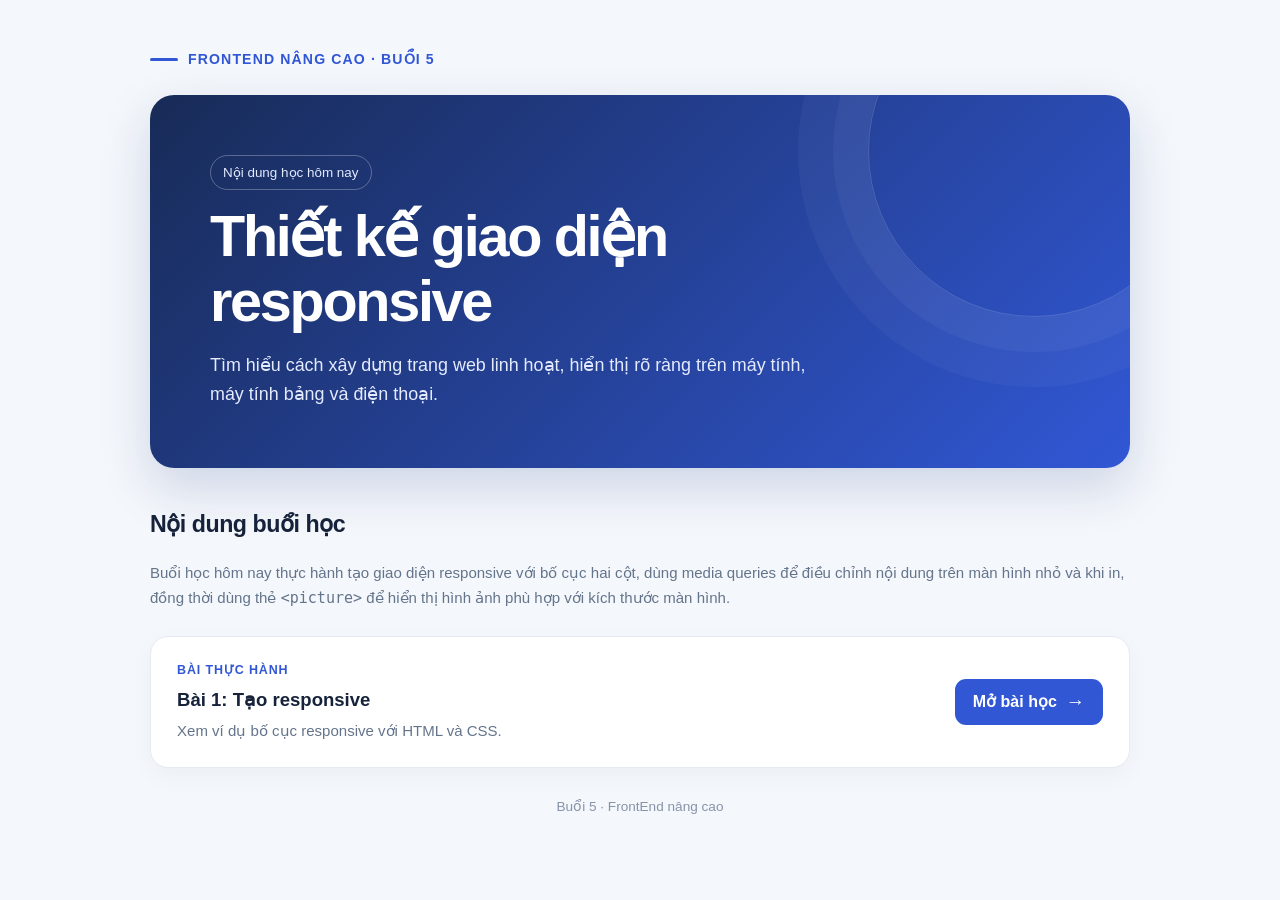
<file: Bài tuần 5/Index.html>
﻿<!DOCTYPE html>
<html lang="vi">
<head>
  <meta charset="UTF-8">
  <meta name="viewport" content="width=device-width, initial-scale=1.0">
  <meta name="theme-color" content="#f4f7fb">
  <title>Buổi 5 | FrontEnd nâng cao</title>
  <style>
    :root {
      color-scheme: light;
      --ink: #17233b;
      --muted: #64748b;
      --blue: #3157d5;
      --blue-dark: #2444b2;
      --line: #e5eaf3;
      --surface: #ffffff;
      --background: #f4f7fb;
    }

    * { box-sizing: border-box; }

    body {
      margin: 0;
      min-height: 100vh;
      background: var(--background);
      color: var(--ink);
      font-family: "Segoe UI", Arial, sans-serif;
      line-height: 1.6;
    }

    .page {
      width: min(100% - 40px, 980px);
      margin: 0 auto;
      padding: 48px 0 56px;
    }

    .topline {
      display: flex;
      align-items: center;
      gap: 10px;
      margin-bottom: 24px;
      color: var(--blue);
      font-size: 0.88rem;
      font-weight: 700;
      letter-spacing: 0.08em;
      text-transform: uppercase;
    }

    .topline::before {
      width: 28px;
      height: 3px;
      border-radius: 99px;
      background: var(--blue);
      content: "";
    }

    .hero {
      position: relative;
      overflow: hidden;
      padding: clamp(28px, 6vw, 60px);
      border-radius: 24px;
      background: linear-gradient(135deg, #182b57, #3157d5);
      color: #fff;
      box-shadow: 0 20px 50px rgba(35, 62, 133, 0.18);
    }

    .hero::after {
      position: absolute;
      top: -110px;
      right: -70px;
      width: 330px;
      height: 330px;
      border: 1px solid rgba(255, 255, 255, 0.16);
      border-radius: 50%;
      box-shadow: 0 0 0 35px rgba(255,255,255,.04), 0 0 0 70px rgba(255,255,255,.035);
      content: "";
      pointer-events: none;
    }

    .hero-content { position: relative; z-index: 1; max-width: 680px; }

    .eyebrow {
      display: inline-block;
      margin-bottom: 14px;
      padding: 6px 12px;
      border: 1px solid rgba(255,255,255,.28);
      border-radius: 99px;
      color: #e2eaff;
      font-size: 0.84rem;
    }

    h1 {
      margin: 0;
      font-size: clamp(2.1rem, 6vw, 3.6rem);
      letter-spacing: -0.04em;
      line-height: 1.12;
    }

    .intro {
      max-width: 620px;
      margin: 18px 0 0;
      color: #e5ebff;
      font-size: clamp(1rem, 2vw, 1.12rem);
    }

    .section-heading { margin: 38px 0 18px; }
    .section-heading h2 { margin: 0; font-size: 1.45rem; letter-spacing: -0.02em; }
    .section-heading p { margin: 5px 0 0; color: var(--muted); }

    .topics {
      display: grid;
      grid-template-columns: repeat(3, minmax(0, 1fr));
      gap: 16px;
    }

    .topic {
      min-height: 155px;
      padding: 22px;
      border: 1px solid var(--line);
      border-radius: 16px;
      background: var(--surface);
    }

    .topic-number {
      display: inline-grid;
      width: 34px;
      height: 34px;
      margin-bottom: 14px;
      place-items: center;
      border-radius: 10px;
      background: #edf2ff;
      color: var(--blue);
      font-size: 0.85rem;
      font-weight: 700;
    }

    .topic h3 { margin: 0 0 6px; font-size: 1rem; }
    .topic p { margin: 0; color: var(--muted); font-size: 0.92rem; }

    .lesson {
      display: flex;
      align-items: center;
      justify-content: space-between;
      gap: 24px;
      margin-top: 26px;
      padding: 24px 26px;
      border: 1px solid var(--line);
      border-radius: 18px;
      background: var(--surface);
      box-shadow: 0 8px 24px rgba(31, 51, 88, 0.04);
    }

    .lesson-label {
      margin: 0 0 4px;
      color: var(--blue);
      font-size: 0.78rem;
      font-weight: 700;
      letter-spacing: 0.07em;
      text-transform: uppercase;
    }

    .lesson h2 { margin: 0; font-size: 1.16rem; }
    .lesson-description { margin: 5px 0 0; color: var(--muted); font-size: 0.94rem; }

    .button {
      display: inline-flex;
      flex: 0 0 auto;
      align-items: center;
      justify-content: center;
      gap: 9px;
      min-height: 46px;
      padding: 0 18px;
      border-radius: 11px;
      background: var(--blue);
      color: #fff;
      font-weight: 700;
      text-decoration: none;
      transition: background .2s ease, transform .2s ease;
    }

    .button:hover { background: var(--blue-dark); transform: translateY(-1px); }
    .button:focus-visible { outline: 3px solid #9eb4ff; outline-offset: 3px; }
    .button span { font-size: 1.2rem; line-height: 1; }

    footer { margin-top: 28px; color: #8793a8; font-size: 0.85rem; text-align: center; }

    @media (max-width: 700px) {
      .page { width: min(100% - 28px, 560px); padding-top: 28px; }
      .topics { grid-template-columns: 1fr; gap: 12px; }
      .topic { min-height: 0; }
      .lesson { align-items: stretch; flex-direction: column; padding: 22px; }
      .button { width: 100%; }
    }

    @media (prefers-reduced-motion: reduce) {
      *, *::before, *::after { scroll-behavior: auto !important; transition-duration: .01ms !important; }
    }
  </style>
</head>
<body>
  <main class="page">
    <div class="topline">FrontEnd nâng cao · Buổi 5</div>

    <section class="hero" aria-labelledby="page-title">
      <div class="hero-content">
        <span class="eyebrow">Nội dung học hôm nay</span>
        <h1 id="page-title">Thiết kế giao diện responsive</h1>
        <p class="intro">Tìm hiểu cách xây dựng trang web linh hoạt, hiển thị rõ ràng trên máy tính, máy tính bảng và điện thoại.</p>
      </div>
    </section>

    <section aria-labelledby="topics-title">
      <div class="section-heading">
        <h2 id="topics-title">Nội dung buổi học</h2>
      </div>
      <p class="lesson-description">Buổi học hôm nay thực hành tạo giao diện responsive với bố cục hai cột, dùng media queries để điều chỉnh nội dung trên màn hình nhỏ và khi in, đồng thời dùng thẻ <code>&lt;picture&gt;</code> để hiển thị hình ảnh phù hợp với kích thước màn hình.</p>
    </section>

    <section class="lesson" aria-labelledby="lesson-title">
      <div>
        <p class="lesson-label">Bài thực hành</p>
        <h2 id="lesson-title">Bài 1: Tạo responsive</h2>
        <p class="lesson-description">Xem ví dụ bố cục responsive với HTML và CSS.</p>
      </div>
      <a class="button" href="FrontEnd%20N%C3%A2ng%20cao/Bai%201.html">
        Mở bài học <span aria-hidden="true">→</span>
      </a>
    </section>

    <footer>Buổi 5 · FrontEnd nâng cao</footer>
  </main>
</body>
</html>
</file>
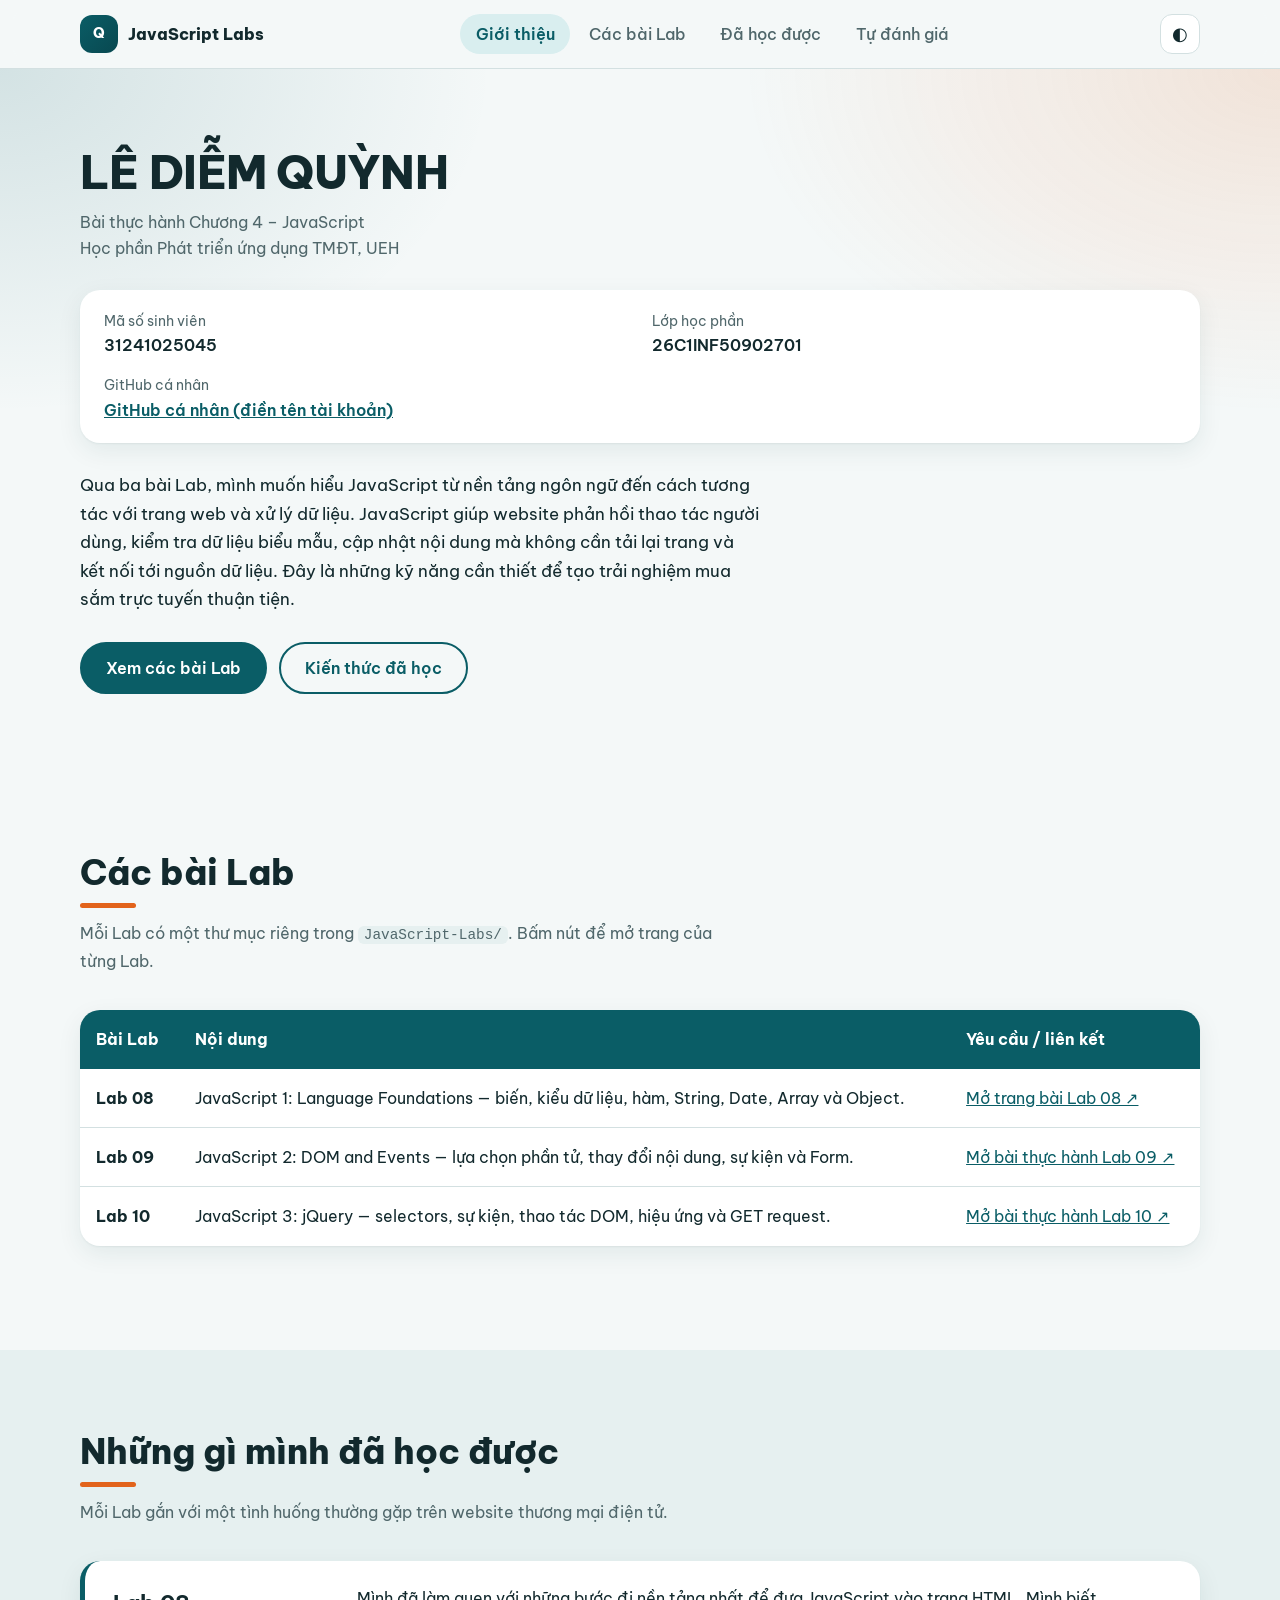
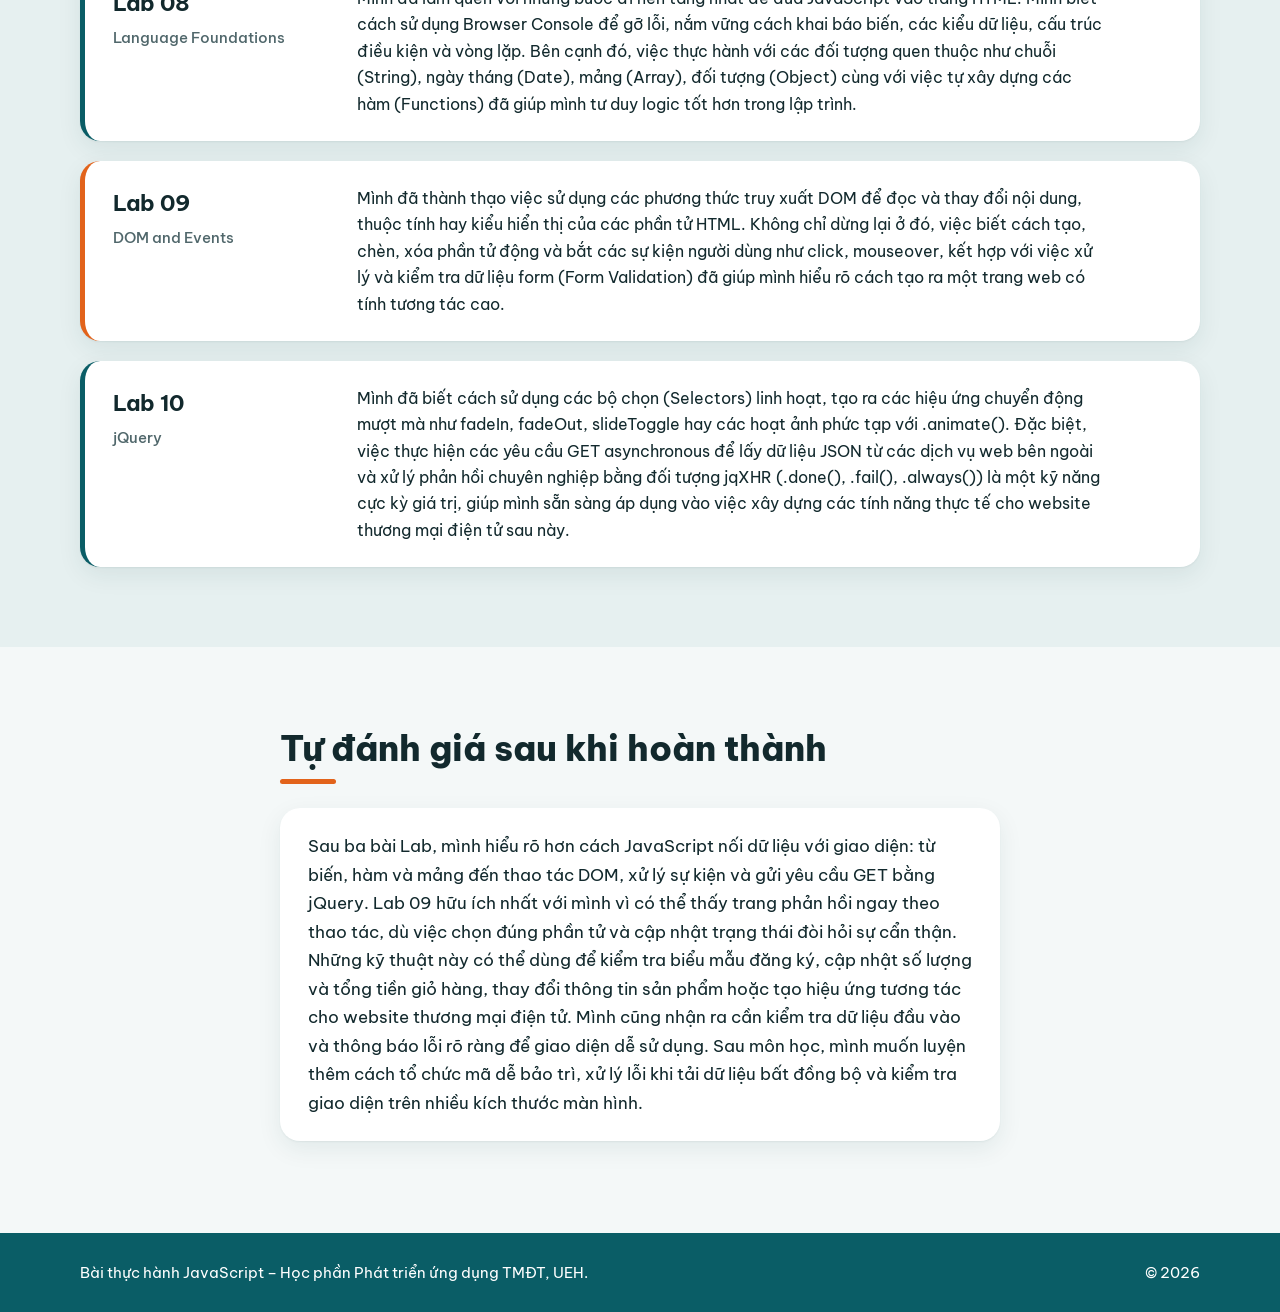
<file: JavaScript-Labs/index.html>
<!DOCTYPE html>
<html lang="vi">
<head>
  <meta charset="UTF-8">
  <meta name="viewport" content="width=device-width, initial-scale=1">
  <title>JavaScript Labs – Phát triển ứng dụng TMĐT</title>
  <meta name="description" content="Trang tổng hợp 03 bài thực hành JavaScript: Language Foundations, DOM and Events, jQuery.">

  <link rel="preconnect" href="https://fonts.googleapis.com">
  <link rel="preconnect" href="https://fonts.gstatic.com" crossorigin>
  <link href="https://fonts.googleapis.com/css2?family=Be+Vietnam+Pro:wght@400;500;600;800&display=swap" rel="stylesheet">
  <link rel="stylesheet" href="style.css">

</head>
<body>

<a class="skip-link" href="#main">Bỏ qua điều hướng</a>

<header class="site-header">
  <div class="wrap header-inner">
    <a class="brand" href="#top" aria-label="Về đầu trang">
      <span class="brand-mark">Q</span>
      <span class="brand-text">JavaScript Labs</span>
    </a>

    <nav id="site-nav" class="site-nav" aria-label="Điều hướng chính">
      <a href="#gioi-thieu">Giới thiệu</a>
      <a href="#labs">Các bài Lab</a>
      <a href="#da-hoc">Đã học được</a>
      <a href="#tu-danh-gia">Tự đánh giá</a>
    </nav>

    <div class="header-actions">
      <button id="theme-toggle" class="icon-btn" type="button" aria-label="Chuyển giao diện sáng/tối">
        <span aria-hidden="true">◐</span>
      </button>
      <button id="menu-toggle" class="icon-btn menu-btn" type="button" aria-expanded="false" aria-controls="site-nav" aria-label="Mở menu">
        <span aria-hidden="true">☰</span>
      </button>
    </div>
  </div>
</header>

<main id="main">

  <!-- ====================== HERO + 3.1 THÔNG TIN CÁ NHÂN + 3.2 GIỚI THIỆU ====================== -->
  <section id="top" class="hero">
    <div class="wrap hero-grid" style="grid-template-columns: minmax(0, 1fr)">

      <div class="hero-text" id="gioi-thieu">
        <div class="profile">
          <div>
            <h1>LÊ DIỄM QUỲNH</h1>
            <p class="course">Bài thực hành Chương 4 – JavaScript<br>Học phần Phát triển ứng dụng TMĐT, UEH</p>
          </div>
        </div>

        <dl class="facts">
          <div>
            <dt>Mã số sinh viên</dt>
            <dd>31241025045</dd>
          </div>
          <div>
            <dt>Lớp học phần</dt>
            <dd>26C1INF50902701</dd>
          </div>
          <div>
            <dt>GitHub cá nhân</dt>
            <dd><a href="https://github.com/quynhle5045/TUAN3-BTVN/tree/main/JavaScript-Labs" target="_blank" rel="noopener">GitHub cá nhân (điền tên tài khoản)</a></dd>
          </div>
        </dl>
        <p class="intro">Qua ba bài Lab, mình muốn hiểu JavaScript từ nền tảng ngôn ngữ đến cách tương tác với trang web và xử lý dữ liệu. JavaScript giúp website phản hồi thao tác người dùng, kiểm tra dữ liệu biểu mẫu, cập nhật nội dung mà không cần tải lại trang và kết nối tới nguồn dữ liệu. Đây là những kỹ năng cần thiết để tạo trải nghiệm mua sắm trực tuyến thuận tiện.</p>

        <div class="hero-cta">
          <a class="btn btn-primary" href="#labs">Xem các bài Lab</a>
          <a class="btn btn-ghost" href="#da-hoc">Kiến thức đã học</a>
        </div>
      </div>

    </div>
  </section>

  <!-- ====================== 3.3 DANH SÁCH VÀ LIÊN KẾT CÁC BÀI LAB ====================== -->
  <section id="labs" class="section">
    <div class="wrap">
      <h2 class="section-title">Các bài Lab</h2>
      <p class="section-lead">Mỗi Lab có một thư mục riêng trong <code>JavaScript-Labs/</code>. Bấm nút để mở trang của từng Lab.</p>

      <div style="overflow-x:auto;background:var(--surface);border-radius:var(--radius);box-shadow:var(--shadow);margin-bottom:1.5rem">
        <table style="width:100%;border-collapse:collapse;text-align:left">
          <thead><tr style="background:var(--teal);color:var(--on-teal)"><th style="padding:1rem">Bài Lab</th><th style="padding:1rem">Nội dung</th><th style="padding:1rem">Yêu cầu / liên kết</th></tr></thead>
          <tbody>
            <tr><td style="padding:1rem;border-bottom:1px solid var(--line)"><strong>Lab 08</strong></td><td style="padding:1rem;border-bottom:1px solid var(--line)">JavaScript 1: Language Foundations — biến, kiểu dữ liệu, hàm, String, Date, Array và Object.</td><td style="padding:1rem;border-bottom:1px solid var(--line)"><a href="JavaScript%201%20Language%20Foundations/ch08-lab-start-master/exercise.html">Mở trang bài Lab 08 ↗</a></td></tr>
            <tr><td style="padding:1rem;border-bottom:1px solid var(--line)"><strong>Lab 09</strong></td><td style="padding:1rem;border-bottom:1px solid var(--line)">JavaScript 2: DOM and Events — lựa chọn phần tử, thay đổi nội dung, sự kiện và Form.</td><td style="padding:1rem;border-bottom:1px solid var(--line)"><a href="JavaScript%202%20DOM%20and%20Events/ch09-lab-start-master/lab09-walkthrough01.html">Mở bài thực hành Lab 09 ↗</a></td></tr>
            <tr><td style="padding:1rem"><strong>Lab 10</strong></td><td style="padding:1rem">JavaScript 3: jQuery — selectors, sự kiện, thao tác DOM, hiệu ứng và GET request.</td><td style="padding:1rem"><a href="JavaScript%203%20jQuery/ch10-lab-start-master/lab10-walkthrough01.html">Mở bài thực hành Lab 10 ↗</a></td></tr>
          </tbody>
        </table>
      </div>

    </div>
  </section>

  <!-- ====================== 3.4 KIẾN THỨC VÀ KỸ NĂNG ĐÃ HỌC ====================== -->
  <section id="da-hoc" class="section section-alt">
    <div class="wrap">
      <h2 class="section-title">Những gì mình đã học được</h2>
      <p class="section-lead">Mỗi Lab gắn với một tình huống thường gặp trên website thương mại điện tử.</p>

      <div class="learned">

        <div class="learned-row">
          <h3>Lab 08<span>Language Foundations</span></h3>
          <div>
            <p>Mình đã làm quen với những bước đi nền tảng nhất để đưa JavaScript vào trang HTML. Mình biết cách sử dụng Browser Console để gỡ lỗi, nắm vững cách khai báo biến, các kiểu dữ liệu, cấu trúc điều kiện và vòng lặp. Bên cạnh đó, việc thực hành với các đối tượng quen thuộc như chuỗi (String), ngày tháng (Date), mảng (Array), đối tượng (Object) cùng với việc tự xây dựng các hàm (Functions) đã giúp mình tư duy logic tốt hơn trong lập trình.</p>
          </div>
        </div>

        <div class="learned-row">
          <h3>Lab 09<span>DOM and Events</span></h3>
          <div>
            <p>Mình đã thành thạo việc sử dụng các phương thức truy xuất DOM để đọc và thay đổi nội dung, thuộc tính hay kiểu hiển thị của các phần tử HTML. Không chỉ dừng lại ở đó, việc biết cách tạo, chèn, xóa phần tử động và bắt các sự kiện người dùng như click, mouseover, kết hợp với việc xử lý và kiểm tra dữ liệu form (Form Validation) đã giúp mình hiểu rõ cách tạo ra một trang web có tính tương tác cao.</p>
          </div>
        </div>

        <div class="learned-row">
          <h3>Lab 10<span>jQuery</span></h3>
          <div>
            <p>Mình đã biết cách sử dụng các bộ chọn (Selectors) linh hoạt, tạo ra các hiệu ứng chuyển động mượt mà như fadeIn, fadeOut, slideToggle hay các hoạt ảnh phức tạp với .animate(). Đặc biệt, việc thực hiện các yêu cầu GET asynchronous để lấy dữ liệu JSON từ các dịch vụ web bên ngoài và xử lý phản hồi chuyên nghiệp bằng đối tượng jqXHR (.done(), .fail(), .always()) là một kỹ năng cực kỳ giá trị, giúp mình sẵn sàng áp dụng vào việc xây dựng các tính năng thực tế cho website thương mại điện tử sau này.</p>
          </div>
        </div>

      </div>
    </div>
  </section>

  <!-- ====================== 3.5 TỰ ĐÁNH GIÁ ====================== -->
  <section id="tu-danh-gia" class="section">
    <div class="wrap narrow">
      <h2 class="section-title">Tự đánh giá sau khi hoàn thành</h2>

      <p id="review-text" class="review">Sau ba bài Lab, mình hiểu rõ hơn cách JavaScript nối dữ liệu với giao diện: từ biến, hàm và mảng đến thao tác DOM, xử lý sự kiện và gửi yêu cầu GET bằng jQuery. Lab 09 hữu ích nhất với mình vì có thể thấy trang phản hồi ngay theo thao tác, dù việc chọn đúng phần tử và cập nhật trạng thái đòi hỏi sự cẩn thận. Những kỹ thuật này có thể dùng để kiểm tra biểu mẫu đăng ký, cập nhật số lượng và tổng tiền giỏ hàng, thay đổi thông tin sản phẩm hoặc tạo hiệu ứng tương tác cho website thương mại điện tử. Mình cũng nhận ra cần kiểm tra dữ liệu đầu vào và thông báo lỗi rõ ràng để giao diện dễ sử dụng. Sau môn học, mình muốn luyện thêm cách tổ chức mã dễ bảo trì, xử lý lỗi khi tải dữ liệu bất đồng bộ và kiểm tra giao diện trên nhiều kích thước màn hình.</p>
    </div>
  </section>

</main>

<footer class="site-footer">
  <div class="wrap footer-inner">
    <p>Bài thực hành JavaScript – Học phần Phát triển ứng dụng TMĐT, UEH.</p>
    <p>© <span id="year"></p>
  </div>
</footer>

<script src="main.js"></script>
</body>
</html>
</file>
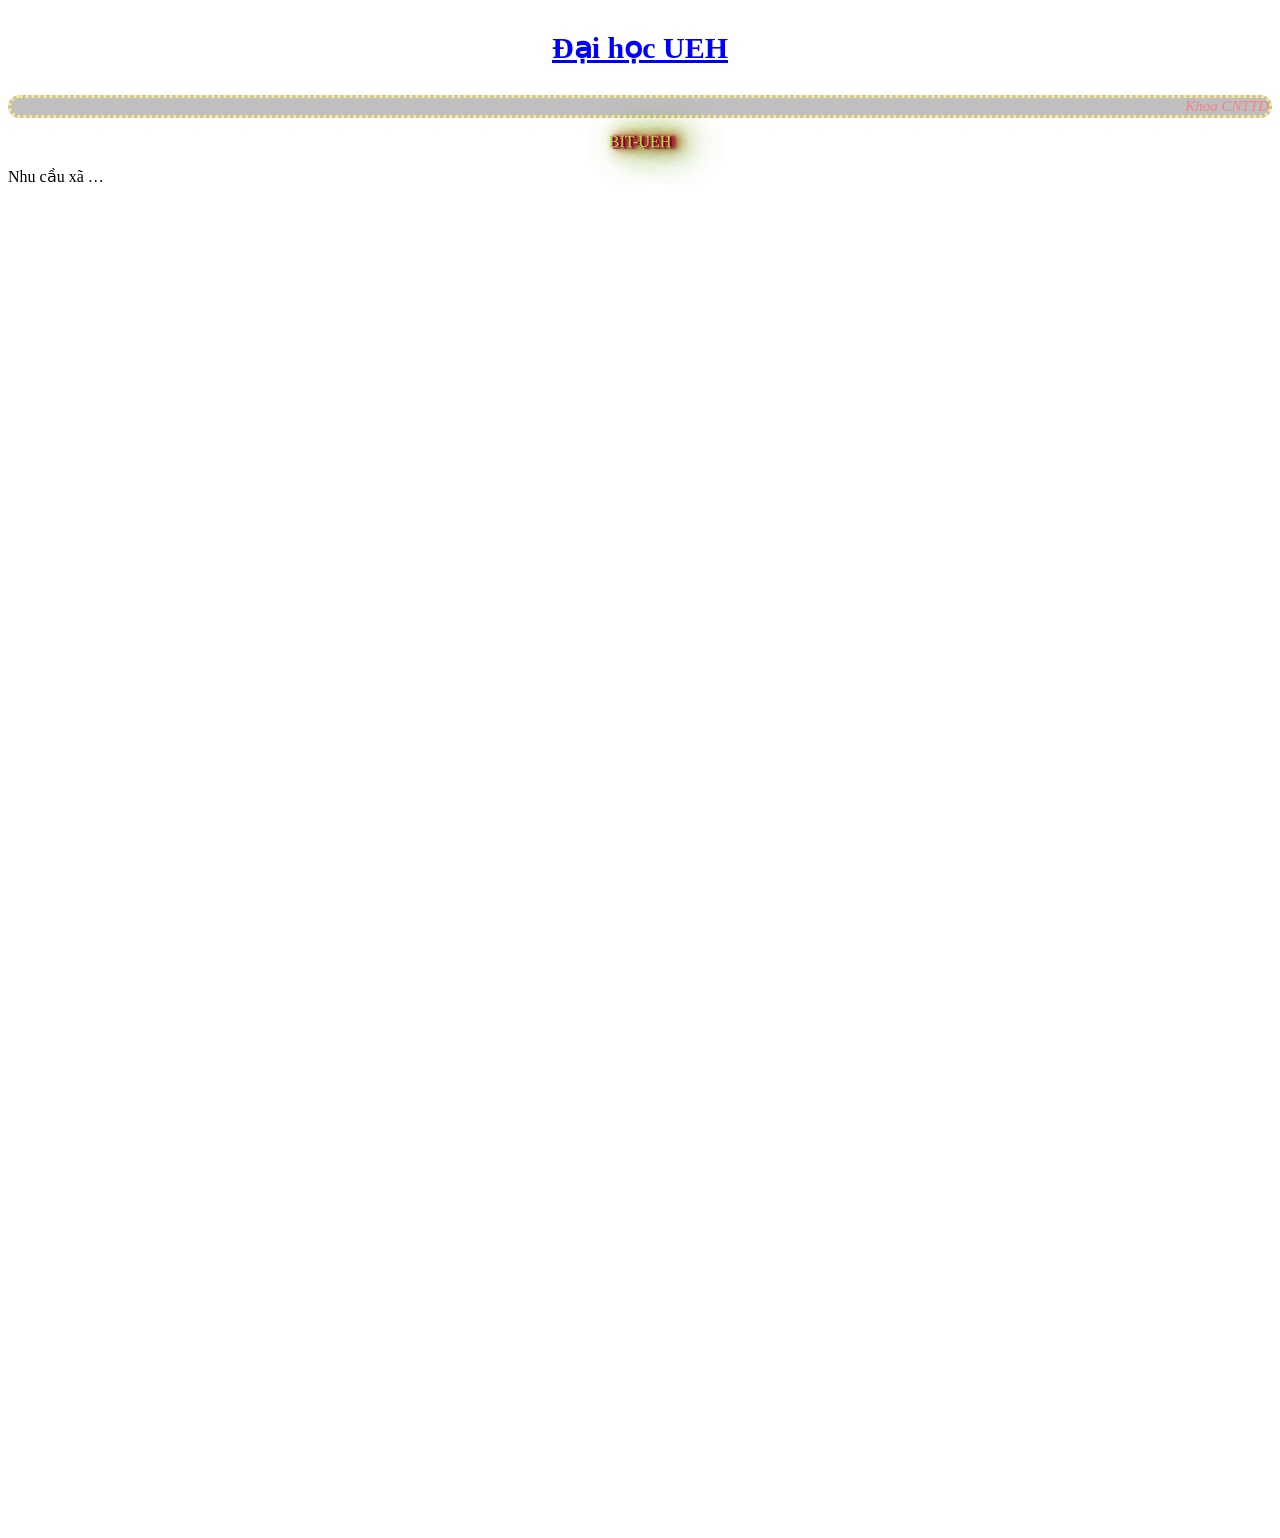
<file: BaiTap2.html>
<!DOCTYPE html>
<html lang="en">
<head>
    <meta charset="UTF-8">
    <meta name="viewport" content="width=device-width, initial-scale=1.0">
    <title>Bài tập 2</title>

    <style>
        body{
            min-height:1500px;   /* để có thanh cuộn, thấy nền cố định */
            background-image:url(https://scontent.fsgn2-4.fna.fbcdn.net/v/t39.30808-6/358689356_712772674194748_4833614343900488702_n.jpg?stp=dst-jpg_tt6&cstp=mx960x960&ctp=s960x960&_nc_cat=106&_nc_map=urlgen_bucketless&ccb=1-7&_nc_sid=6ee11a&_nc_ohc=VaQ4ExEF__oQ7kNvwGJl1vj&_nc_oc=AdqrZZNTJCvoq8BWHvyluvCJk_N5rg4Ln1vhMt_lKSuaURzEx03gJut-bis9C0o2XJg&_nc_zt=23&_nc_ht=scontent.fsgn2-4.fna&_nc_gid=BWJvr0MmL1eKMu0qamoAfg&_nc_ss=7b2a8&oh=00_AQSTGl9f6QEbiIhtz7wP8VNP3Aye-Aw5Xy1F0D8bF_mbcg&oe=6AF7C65C);
            background-size:30px;
            background-repeat:repeat;
            background-attachment:fixed;      
        }
    .a{
        color: blue;
        text-align: center;
        font-weight: bold;
        text-decoration: underline;
        font-size: 30px;
    }
    .b{
        color: red;
        text-align: right;
        font-style: italic;
        border: 3px dotted gold;
        border-radius: 30px;
        background-color: grey;
        font-size: 15px;
        opacity: 0.5; /* độ mờ */

    }
    .c{
        width:100px; 
        height:50px; 
        background:#fff;
        overflow:hidden; 
        text-overflow:ellipsis; 
        white-space:nowrap; }

    #demotext {
    color: #A7DD3C;
    background: #FFFFFF;
    text-shadow: 2px 0 0px #800040, 3px 2px 0px rgba(77,0,38,0.5), 3px 0 3px #FF002B, 5px 0 3px #800015, 6px 2px 3px rgba(77,0,13,0.5), 6px 0 9px #FF5500, 8px 0 9px #802A00, 9px 2px 9px rgba(77,25,0,0.5), 9px 0 18px #FFD500, 11px 0 18px #806A00, 12px 2px 18px rgba(77,66,0,0.5), 12px 0 30px #D4FF00, 14px 0 30px #6A8000, 15px 2px 30px rgba(64,77,0,0.5), 15px 0 45px #80FF00, 17px 0 45px #408000, 17px 2px 45px rgba(38,77,0,0.5);
    color: #A7DD3C;
    background: #FFFFFF;
    text-align: center;
    }
    </style>
</head>
<body>
<p class="a">Đại học UEH</p>
<p class="b">Khoa CNTTD</p>
<div id="demotext">BIT-UEH</div>
<p class="c">Nhu cầu xã hội Ngành Thương mại điện tử (TMĐT) tại Việt Nam hiện nay đang có những bước tăng trưởng mạnh mẽ và ngày càng đóng góp nhiều hơn cho sự phát triển kinh tế xã hội của đất nước. Thị trường TMĐT Việt Nam đã trở nên sôi động hơn khi có nhiều</p>
</body>
</html>
</file>
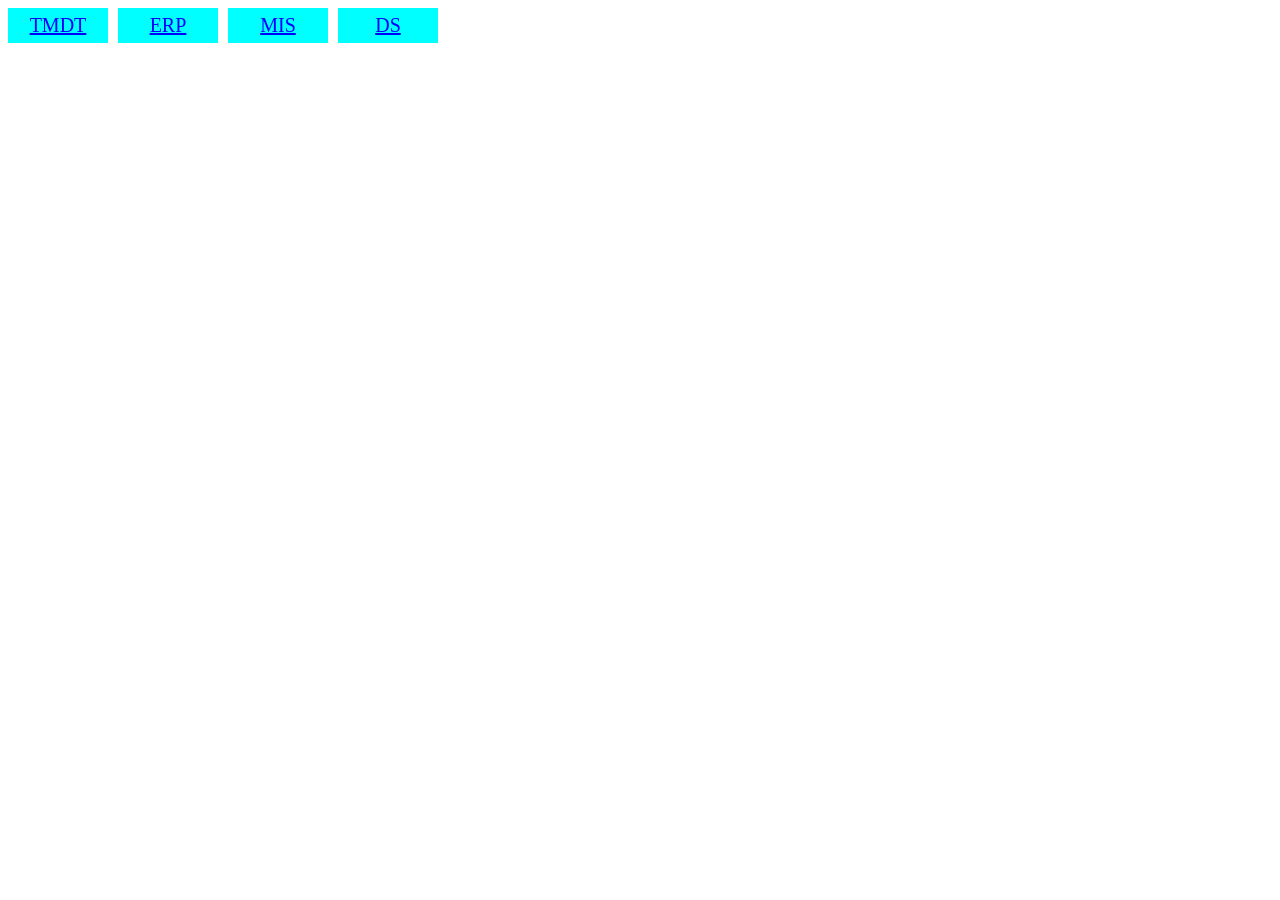
<file: BaiTap4.html>
<!DOCTYPE html>
<html lang="en">
<head>
    <meta charset="UTF-8">
    <meta name="viewport" content="width=device-width, initial-scale=1.0">
    <title>Bài tập 4</title>
</head>
<style>
    ul{ list-style:none; margin:0; padding:0; }
    li{ display:inline-block; width:100px; background:cyan;
        text-align:center; margin-right:6px; }
    a{ display:block; padding:6px 0; font-size:20px; color:blue; }
</style>
<body>
    <ul>
    <li><a href="#">TMDT</a></li>
    <li><a href="#">ERP</a></li>
    <li><a href="#">MIS</a></li>
    <li><a href="#">DS</a></li>
    </ul>
</body>
</html>
</file>
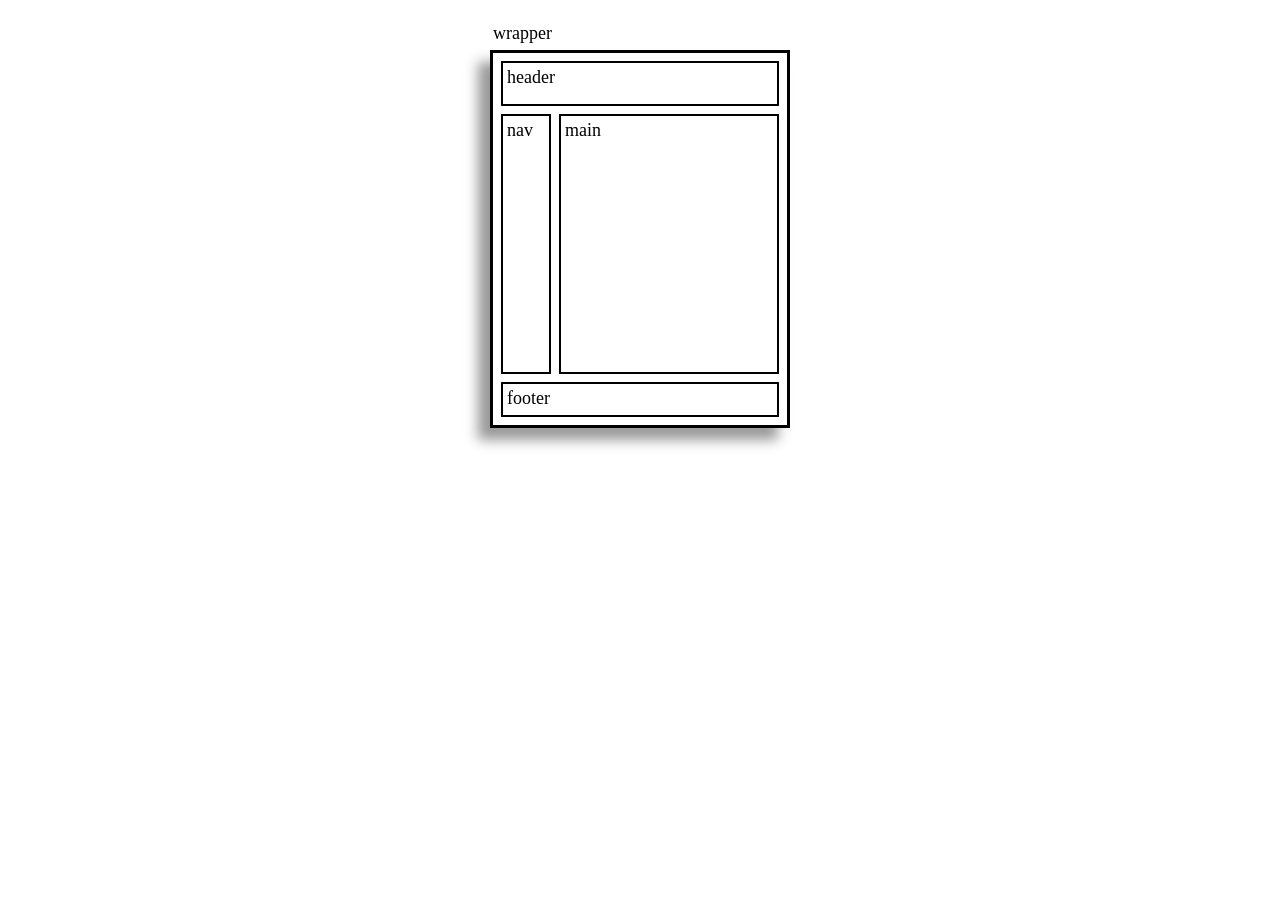
<file: BaiTap7.html>
<!DOCTYPE html>
<html lang="en">
<head>
    <meta charset="UTF-8">
    <meta name="viewport" content="width=device-width, initial-scale=1.0">
    <title>Bài tập 7</title>
    <link rel="stylesheet" href="BaiTap7.css">
</head>
<body>
    <div id="wrapper">
        <header>header</header>
        <nav>nav</nav>
        <main>main</main>
        <footer>footer</footer>
    </div>
</body>
</html>
</file>
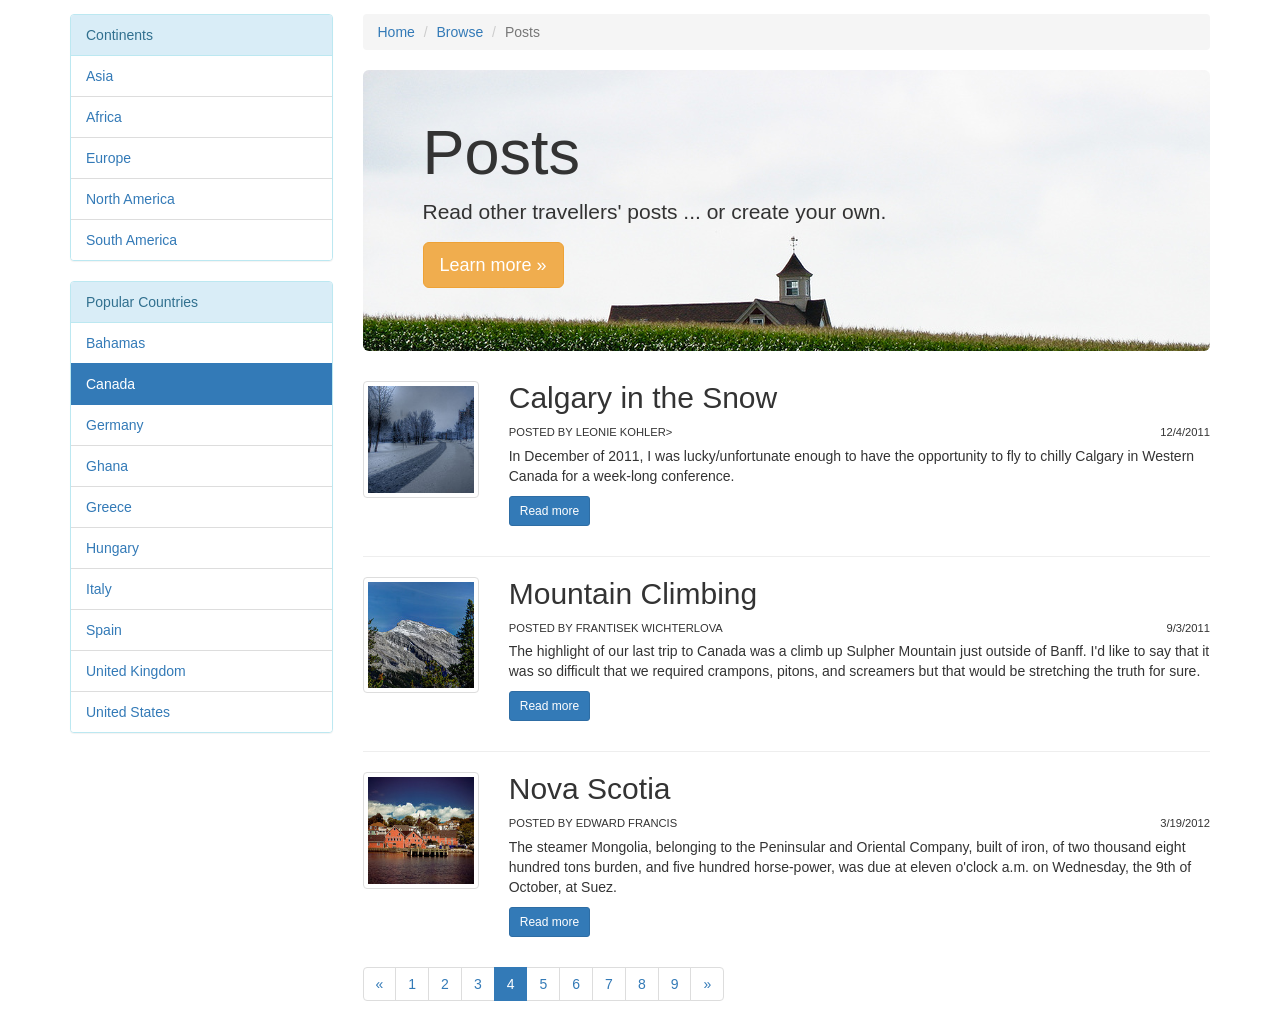
<file: JavaScript-Labs/JavaScript 1 Language Foundations/ch08-lab-start-master/exercise.html>
<!DOCTYPE html>
<html lang="en">
<head>
    <meta charset="utf-8"/>  
	
    <!-- Latest compiled and minified CSS -->
    <link rel="stylesheet" href="https://maxcdn.bootstrapcdn.com/bootstrap/3.3.5/css/bootstrap.min.css">
    <link rel="stylesheet" href="css/theme.css">    
    
    <script type="text/javascript" language="javascript" src="js/travel-data.js"></script>    
</head>
<body>
    

   
<div class="container">  <!-- start main content container -->
   <div class="row">  <!-- start main content row -->
      <div class="col-md-3">  <!-- start left navigation rail column -->   
      
         <div class="panel panel-info">
           <div class="panel-heading">Continents</div>
           <!-- replace list with function call -->
           <ul class="list-group">     
              <li class="list-group-item"><a href="#">Asia</a></li>
              <li class="list-group-item"><a href="#">Africa</a></li>
              <li class="list-group-item"><a href="#">Europe</a></li>
              <li class="list-group-item"><a href="#">North America</a></li>
              <li class="list-group-item"><a href="#">South America</a></li>    
           </ul>
         </div>  <!-- end continents panel -->  
         <div class="panel panel-info">
           <div class="panel-heading">Popular Countries</div>
           <!-- replace list with function call --> 
           <ul class="list-group">                                        
              <li class="list-group-item"><a href="#">Bahamas</a></li>
              <li class="list-group-item active">Canada</li>
              <li class="list-group-item"><a href="#">Germany</a></li>
              <li class="list-group-item"><a href="#">Ghana</a></li>
              <li class="list-group-item"><a href="#">Greece</a></li>
              <li class="list-group-item"><a href="#">Hungary</a></li>
              <li class="list-group-item"><a href="#">Italy</a></li>
              <li class="list-group-item"><a href="#">Spain</a></li>
              <li class="list-group-item"><a href="#">United Kingdom</a></li>
              <li class="list-group-item"><a href="#">United States</a></li>    
           </ul>
         </div>  <!-- end countries panel -->       
      </div>  <!-- end left navigation rail --> 
      
      <div class="col-md-9">  <!-- start main content column -->
         <ol class="breadcrumb">
           <li><a href="#">Home</a></li>
           <li><a href="#">Browse</a></li>
           <li class="active">Posts</li>
         </ol>          
      
         <div class="jumbotron" id="postJumbo">
           <h1>Posts</h1>
           <p>Read other travellers' posts ... or create your own.</p>
           <p><a class="btn btn-warning btn-lg">Learn more &raquo;</a></p>
         </div>        
      
         <!-- start post summaries -->
         <div class="postlist">
         
           <!-- replace each of these three rows with a function call -->
           <div class="row">
               <div class="col-md-2"> 
                  <a href="post.php?id=1" class=""><img src="images/travel/6592294487.jpg" alt="Calgary in the Snow" class="img-thumbnail"/></a>
               </div>
               <div class="col-md-10"> 
                  <h2>Calgary in the Snow</h2>
                  <div class="details">
                    Posted by Leonie Kohler>
                    <span class="pull-right">12/4/2011</span>
                  </div>
                  <p class="excerpt">
                  In December of 2011, I was lucky/unfortunate enough to have the opportunity to fly to chilly Calgary in Western Canada for a week-long conference. 
                  </p>
                  <p><a href="post.php?id=1" class="btn btn-primary btn-sm">Read more</a></p>
               </div>
           </div>
           <hr/>
           
           <div class="row">
               <div class="col-md-2"> 
                  <a href="post.php?id=3" class=""><img src="images/travel/6114904363.jpg" alt="Mountain Climbing" class="img-thumbnail"/></a>
               </div>
               <div class="col-md-10"> 
                  <h2>Mountain Climbing</h2>
                  <div class="details">
                    Posted by Frantisek  Wichterlova
                    <span class="pull-right">9/3/2011</span>
                  </div>
                  <p class="excerpt">
                  The highlight of our last trip to Canada was a climb up Sulpher Mountain just outside of Banff. I'd like to say that it was so difficult that we required crampons, pitons, and screamers but that would be stretching the truth for sure.
                  </p>
                  <p><a href="post.php?id=3" class="btn btn-primary btn-sm">Read more</a></p>
               </div>
           </div>
           <hr/>

           <div class="row">
               <div class="col-md-2"> 
                  <a href="post.php?id=9" class=""><img src="images/travel/5856697109.jpg" alt="Nova Scotia" class="img-thumbnail"/></a>
               </div>
               <div class="col-md-10"> 
                  <h2>Nova Scotia</h2>
                  <div class="details">
                    Posted by Edward Francis
                    <span class="pull-right">3/19/2012</span>
                  </div>
                  <p class="excerpt">
                  The steamer Mongolia, belonging to the Peninsular and Oriental Company, built of iron, of two thousand eight hundred tons burden, and five hundred horse-power, was due at eleven o'clock a.m. on Wednesday, the 9th of October, at Suez. 
                  </p>
                  <p><a href="post.php?id=9" class="btn btn-primary btn-sm">Read more</a></p>
               </div>
           </div>          
         </div>
        
      <!-- replace pagination with function call -->
      <ul class="pagination">
        <li><a href="#">&laquo;</a></li>
        <li><a href="#">1</a></li>
        <li><a href="#">2</a></li>
        <li><a href="#">3</a></li>
        <li class="active"><a href="#">4</a></li>
        <li><a href="#">5</a></li>
        <li><a href="#">6</a></li>
        <li><a href="#">7</a></li>
        <li><a href="#">8</a></li>
        <li><a href="#">9</a></li>
        <li><a href="#">&raquo;</a></li>
      </ul>
      
      </div>  <!-- end main content column -->
   </div>  <!-- end main content row -->
</div>   <!-- end main content container -->  
    
</body>
</html>
</file>
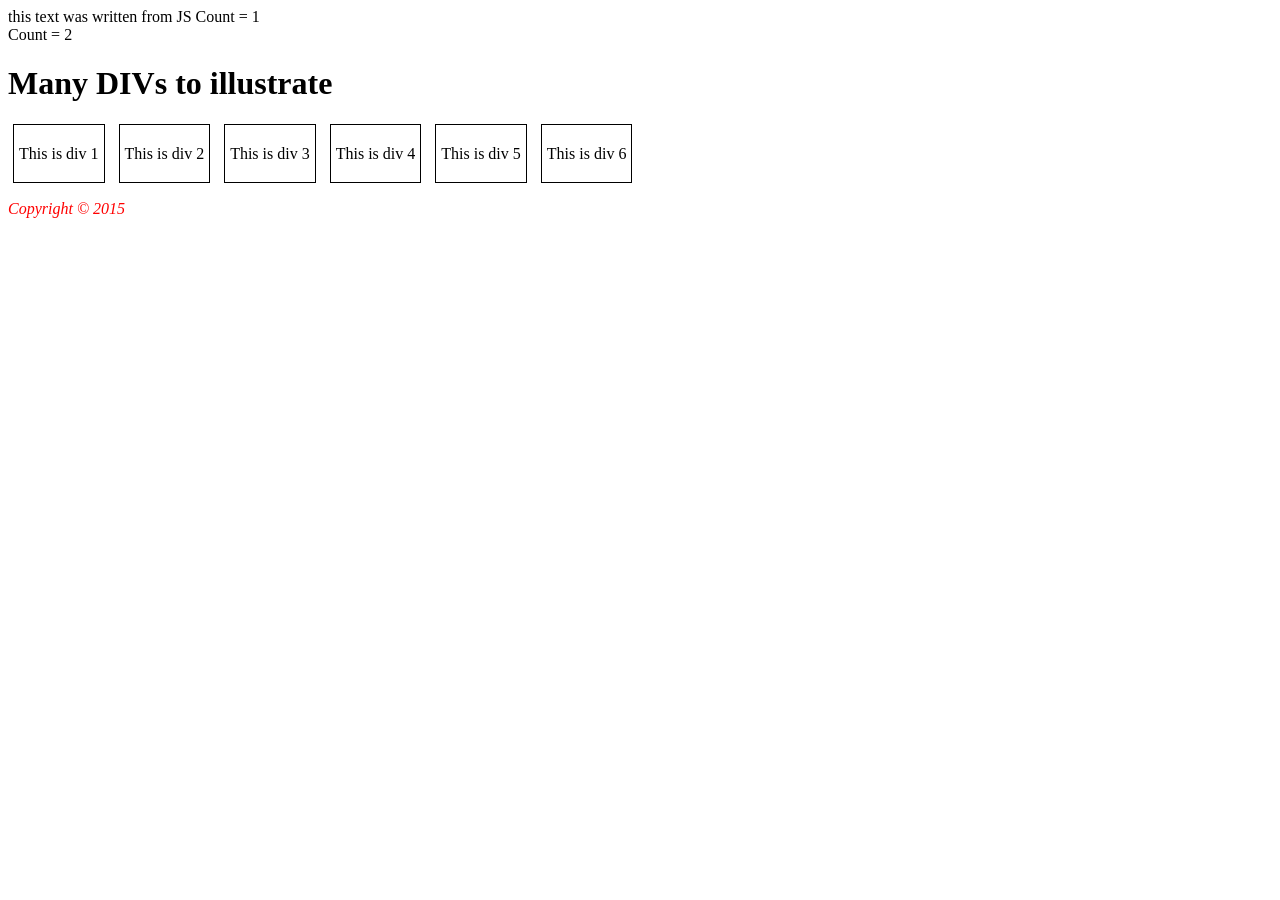
<file: JavaScript-Labs/JavaScript 1 Language Foundations/ch08-lab-start-master/lab08-walkthrough02.html>
<!DOCTYPE html>
<html lang="en">
<head>
   <meta charset="utf-8">
   <title>DIV's DIV's Everywhere</title>
   <link rel="stylesheet" type="text/css" href="css/lab08.css" />
   
   <script type="text/javascript">
    /* Your first script */
    //alert("Hello World!");
    console.log("script within the <head> element");
    console.warn("oh no this is a warning");
    console.error("panic!! error!!");
  </script>
</head>
<body>
 <script type="text/javascript" src="js/hello.js">
 </script>
<noscript>This text only shown if JS is turned off</noscript>

<header>
  <h1>Many DIVs to illustrate</h1>
</header>

<div class='movingDiv' id='div1'>This is div 1</div>
<div class='movingDiv' id='div2'>This is div 2</div>
<div class='movingDiv' id='div3'>This is div 3</div>
<div class='movingDiv' id='div4'>This is div 4</div>
<div class='movingDiv' id='div5'>This is div 5</div>
<div class='movingDiv' id='div6'>This is div 6</div>


<footer>
  <p><em>Copyright &copy; 2015</em></p>
</footer>
</body>
</html>
</file>
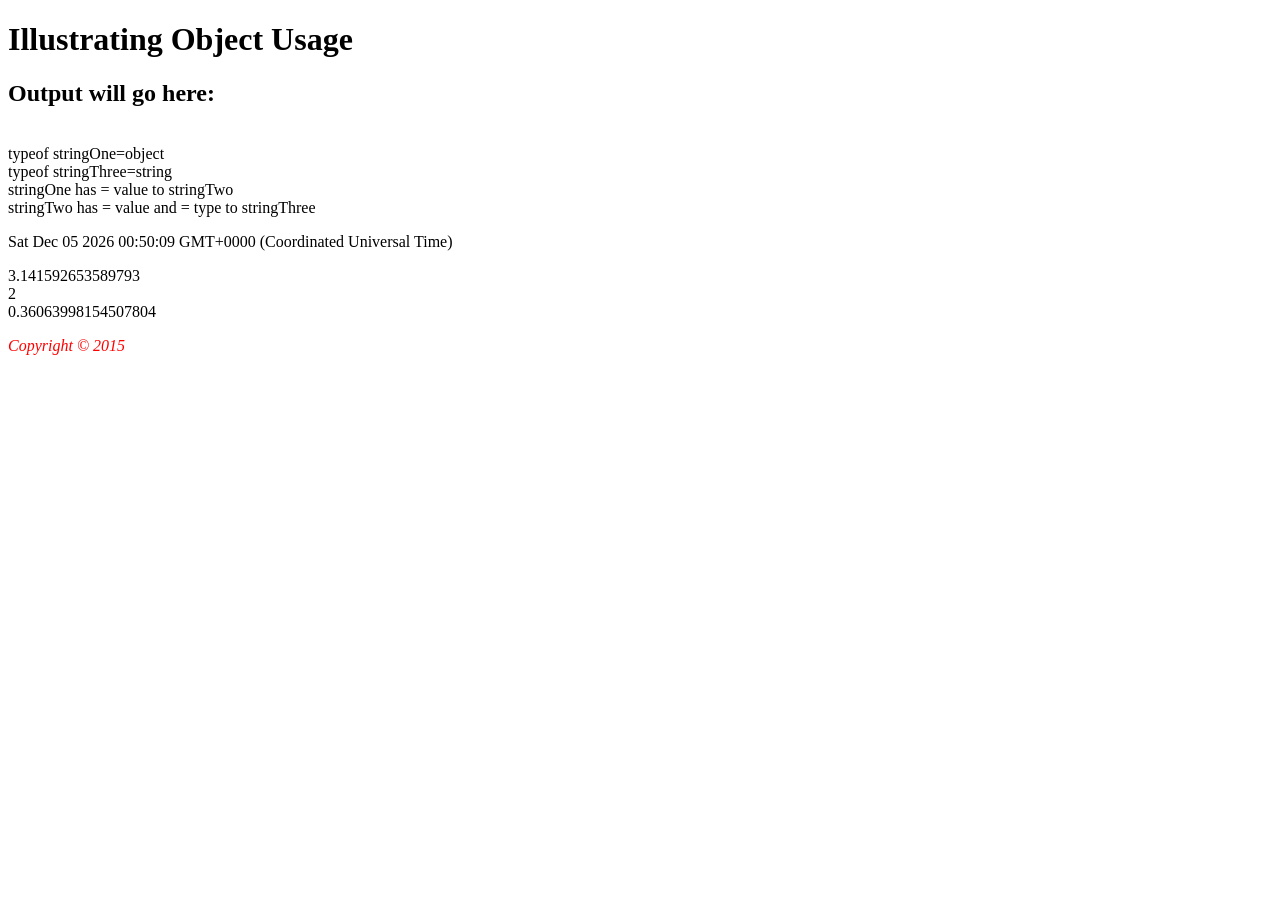
<file: JavaScript-Labs/JavaScript 1 Language Foundations/ch08-lab-start-master/lab08-walkthrough06.html>
<!DOCTYPE html>
<html lang="en">
<head>
   <meta charset="utf-8">
   <title>Lab 8</title>
   <link rel="stylesheet" type="text/css" href="css/lab08.css" />

</head>
<body>
   

   
<header>
  <h1>Illustrating Object Usage</h1>
</header>

<h2>Output will go here:</h2>

<script type="text/javascript" language="javascript" src="js/lab08-walkthrough06.js"></script>

<footer>
  <p><em>Copyright &copy; 2015</em></p>
</footer>
</body>
</html>
</file>
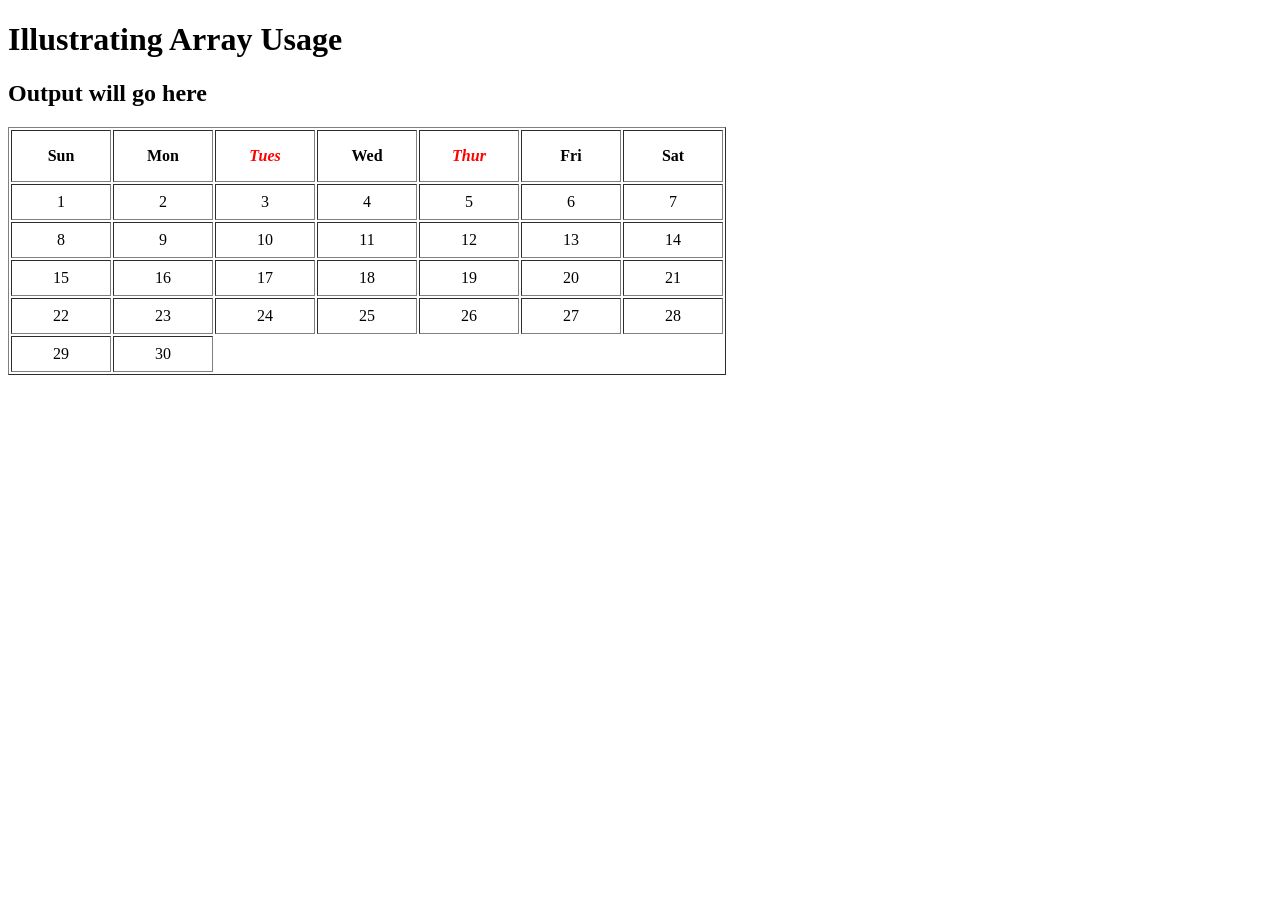
<file: JavaScript-Labs/JavaScript 1 Language Foundations/ch08-lab-start-master/lab08-walkthrough07.html>
<!DOCTYPE html>
<html lang="en">
<head>
   <meta charset="utf-8">
   <title>Lab 8</title>
   <link rel="stylesheet" type="text/css" href="css/lab08.css" />

</head>
<body>
<header>
  <h1>Illustrating Array Usage</h1>
</header>

    <h2>Output will go here</h2>

   <script type="text/javascript" language="javascript" src="js/lab08-walkthrough07.js"></script>

</body>
</html>
</file>
<file: JavaScript-Labs/style.css>
/* ==========================================================
   JavaScript Labs – style.css
   Bảng màu lấy cảm hứng từ nhận diện UEH (xanh teal + cam)
   ========================================================== */

:root {
  --bg: #f4f8f8;
  --bg-alt: #e6f0f0;
  --surface: #ffffff;
  --ink: #12292d;
  --muted: #50676b;
  --line: #d3e0e1;
  --teal: #0a5d66;
  --teal-hover: #084850;
  --teal-soft: #d9eeef;
  --on-teal: #ffffff;
  --orange: #e2631b;
  --orange-soft: #fde8da;
  --todo-bg: #fff3bf;
  --todo-line: #c9a400;
  --shadow: 0 1px 2px rgba(10, 60, 66, 0.06), 0 8px 24px rgba(10, 60, 66, 0.08);
  --shadow-hover: 0 2px 4px rgba(10, 60, 66, 0.08), 0 14px 32px rgba(10, 60, 66, 0.14);
  --radius: 20px;
  --radius-sm: 12px;
  --font: "Be Vietnam Pro", system-ui, -apple-system, "Segoe UI", Roboto, Arial, sans-serif;
  color-scheme: light;
}

/* Giao diện tối: theo hệ thống, hoặc theo nút chuyển (data-theme) */
@media (prefers-color-scheme: dark) {
  :root:not([data-theme="light"]) {
    --bg: #0b1a1d;
    --bg-alt: #102529;
    --surface: #142a2e;
    --ink: #e8f1f1;
    --muted: #a3bbbe;
    --line: #26454a;
    --teal: #55c5d0;
    --teal-hover: #7bd5de;
    --teal-soft: #17393e;
    --on-teal: #06262a;
    --orange: #ff9152;
    --orange-soft: #3a2415;
    --todo-bg: #3a3310;
    --todo-line: #b99b12;
    --shadow: 0 1px 2px rgba(0, 0, 0, 0.3), 0 8px 24px rgba(0, 0, 0, 0.25);
    --shadow-hover: 0 2px 4px rgba(0, 0, 0, 0.35), 0 14px 32px rgba(0, 0, 0, 0.4);
    color-scheme: dark;
  }
}
:root[data-theme="dark"] {
  --bg: #0b1a1d;
  --bg-alt: #102529;
  --surface: #142a2e;
  --ink: #e8f1f1;
  --muted: #a3bbbe;
  --line: #26454a;
  --teal: #55c5d0;
  --teal-hover: #7bd5de;
  --teal-soft: #17393e;
  --on-teal: #06262a;
  --orange: #ff9152;
  --orange-soft: #3a2415;
  --todo-bg: #3a3310;
  --todo-line: #b99b12;
  --shadow: 0 1px 2px rgba(0, 0, 0, 0.3), 0 8px 24px rgba(0, 0, 0, 0.25);
  --shadow-hover: 0 2px 4px rgba(0, 0, 0, 0.35), 0 14px 32px rgba(0, 0, 0, 0.4);
  color-scheme: dark;
}

* { box-sizing: border-box; }

html { scroll-behavior: smooth; scroll-padding-top: 76px; }

body {
  margin: 0;
  font-family: var(--font);
  font-size: 1rem;
  line-height: 1.65;
  color: var(--ink);
  background: var(--bg);
}

img { max-width: 100%; display: block; }
a { color: var(--teal); }
code {
  font-size: 0.9em;
  background: var(--bg-alt);
  padding: 0.1em 0.4em;
  border-radius: 6px;
}

:focus-visible {
  outline: 3px solid var(--orange);
  outline-offset: 2px;
}

.wrap { width: min(1120px, 100% - 2rem); margin-inline: auto; }
.narrow { max-width: 720px; }

.skip-link {
  position: absolute;
  left: -999px;
  top: 0;
  background: var(--teal);
  color: var(--on-teal);
  padding: 0.5rem 1rem;
  z-index: 100;
}
.skip-link:focus { left: 0; }

/* ---------- Vùng cần bạn tự điền (xóa class="todo" khi xong) ---------- */
.todo {
  background: var(--todo-bg);
  outline: 2px dashed var(--todo-line);
  outline-offset: 3px;
  border-radius: 6px;
}

/* ---------- Header ---------- */
.site-header {
  position: sticky;
  top: 0;
  z-index: 50;
  background: color-mix(in srgb, var(--bg) 85%, transparent);
  backdrop-filter: blur(10px);
  border-bottom: 1px solid var(--line);
}
.header-inner {
  display: flex;
  align-items: center;
  justify-content: space-between;
  gap: 1rem;
  min-height: 68px;
}
.brand {
  display: flex;
  align-items: center;
  gap: 0.65rem;
  text-decoration: none;
  color: var(--ink);
  font-weight: 800;
}
.brand-mark {
  display: grid;
  place-items: center;
  width: 38px;
  height: 38px;
  border-radius: 12px;
  background: linear-gradient(135deg, var(--teal), var(--teal-hover));
  color: var(--on-teal);
  font-size: 0.9rem;
}
.site-nav { display: flex; gap: 0.25rem; }
.site-nav a {
  text-decoration: none;
  color: var(--muted);
  font-weight: 500;
  padding: 0.45rem 0.95rem;
  border-radius: 999px;
  transition: background 0.2s, color 0.2s;
}
.site-nav a:hover { background: var(--bg-alt); color: var(--ink); }
.site-nav a.active { background: var(--teal-soft); color: var(--teal); font-weight: 600; }

.header-actions { display: flex; gap: 0.5rem; }
.icon-btn {
  width: 40px;
  height: 40px;
  border: 1px solid var(--line);
  background: var(--surface);
  color: var(--ink);
  border-radius: 12px;
  font-size: 1.1rem;
  cursor: pointer;
  transition: border-color 0.2s, background 0.2s;
}
.icon-btn:hover { border-color: var(--teal); background: var(--teal-soft); }
.menu-btn { display: none; }

/* ---------- Hero ---------- */
.hero {
  padding: clamp(2.5rem, 6vw, 5rem) 0;
  background:
    radial-gradient(60% 70% at 100% 0%, color-mix(in srgb, var(--orange) 14%, transparent), transparent 70%),
    radial-gradient(55% 70% at 0% 0%, color-mix(in srgb, var(--teal) 14%, transparent), transparent 70%);
}
.hero-grid {
  display: grid;
  grid-template-columns: minmax(0, 1.25fr) minmax(0, 1fr);
  gap: clamp(1.5rem, 4vw, 3.5rem);
  align-items: start;
}

.profile { display: flex; align-items: center; gap: 1.5rem; margin-bottom: 1.75rem; }
.avatar {
  position: relative;
  flex: none;
  width: 120px;
  height: 120px;
  border-radius: 50%;
  background: linear-gradient(135deg, var(--teal), var(--teal-hover));
  color: var(--on-teal);
  display: grid;
  place-items: center;
  font-size: 2.2rem;
  font-weight: 800;
  overflow: hidden;
  border: 5px solid var(--surface);
  box-shadow: 0 0 0 3px var(--orange), var(--shadow);
}
.avatar img {
  position: absolute;
  inset: 0;
  width: 100%;
  height: 100%;
  object-fit: cover;
}

h1 {
  margin: 0;
  font-size: clamp(1.9rem, 4.5vw, 2.9rem);
  line-height: 1.15;
  font-weight: 800;
  letter-spacing: -0.015em;
}
.course { margin: 0.6rem 0 0; color: var(--muted); }

.facts {
  display: grid;
  grid-template-columns: repeat(2, minmax(0, 1fr));
  gap: 1rem 1.5rem;
  margin: 0 0 1.75rem;
  padding: 1.25rem 1.5rem;
  background: var(--surface);
  border-radius: var(--radius);
  box-shadow: var(--shadow);
}
.facts dt { font-size: 0.85rem; color: var(--muted); }
.facts dd { margin: 0; font-weight: 600; overflow-wrap: anywhere; }

.intro { max-width: 62ch; font-size: 1.08rem; margin: 0 0 1.75rem; }

.hero-cta { display: flex; flex-wrap: wrap; gap: 0.75rem; }

/* ---------- Buttons ---------- */
.btn {
  display: inline-block;
  font: inherit;
  font-weight: 600;
  text-decoration: none;
  text-align: center;
  padding: 0.7rem 1.5rem;
  border-radius: 999px;
  border: 2px solid var(--teal);
  cursor: pointer;
  transition: background 0.2s, color 0.2s, transform 0.15s, box-shadow 0.2s;
}
.btn:active { transform: translateY(1px); }
.btn-primary { background: var(--teal); color: var(--on-teal); }
.btn-primary:hover {
  background: var(--teal-hover);
  border-color: var(--teal-hover);
  box-shadow: 0 6px 16px color-mix(in srgb, var(--teal) 35%, transparent);
}
.btn-ghost { background: transparent; color: var(--teal); }
.btn-ghost:hover { background: var(--teal-soft); }
.btn-small { padding: 0.4rem 1.1rem; font-size: 0.9rem; }

/* ---------- Giỏ hàng mini ---------- */
.cart {
  background: var(--surface);
  border-radius: var(--radius);
  padding: 1.75rem;
  box-shadow: var(--shadow);
  border-top: 5px solid var(--orange);
}
.cart h2 { margin: 0 0 0.25rem; font-size: 1.25rem; }
.cart-note { margin: 0 0 1rem; color: var(--muted); font-size: 0.92rem; }
.cart-list { list-style: none; margin: 0; padding: 0; }
.cart-list li {
  display: flex;
  align-items: center;
  justify-content: space-between;
  gap: 1rem;
  padding: 0.85rem 0;
  border-top: 1px solid var(--line);
}
.item-info { display: flex; flex-direction: column; }
.price { color: var(--muted); font-size: 0.9rem; }

.qty { display: flex; align-items: center; gap: 0.5rem; }
.qty button {
  width: 36px;
  height: 36px;
  border-radius: 50%;
  border: 1px solid var(--line);
  background: var(--bg);
  color: var(--ink);
  font-size: 1.1rem;
  cursor: pointer;
  transition: background 0.2s, border-color 0.2s, color 0.2s;
}
.qty button:hover { border-color: var(--teal); background: var(--teal); color: var(--on-teal); }
.qty output { min-width: 1.6rem; text-align: center; font-weight: 700; }

.cart-total {
  display: flex;
  justify-content: space-between;
  align-items: baseline;
  margin-top: 0.5rem;
  padding: 1rem 1.1rem;
  background: var(--orange-soft);
  border-radius: var(--radius-sm);
}
.cart-total strong { font-size: 1.4rem; }
.cart-msg { margin: 0.75rem 0; color: var(--muted); font-size: 0.92rem; min-height: 1.5em; }

/* ---------- Sections ---------- */
.section { padding: clamp(3rem, 7vw, 5rem) 0; }
.section-alt { background: var(--bg-alt); }
.section-title {
  margin: 0 0 0.75rem;
  font-size: clamp(1.6rem, 3.5vw, 2.2rem);
  line-height: 1.2;
  font-weight: 800;
}
.section-title::after {
  content: "";
  display: block;
  width: 56px;
  height: 5px;
  margin-top: 0.6rem;
  border-radius: 999px;
  background: var(--orange);
}
.section-lead { margin: 0 0 2.25rem; color: var(--muted); max-width: 60ch; }

/* ---------- Lab cards ---------- */
.labs-grid {
  display: grid;
  grid-template-columns: repeat(3, minmax(0, 1fr));
  gap: 1.5rem;
}
.lab-card {
  display: flex;
  flex-direction: column;
  align-items: flex-start;
  background: var(--surface);
  border-radius: var(--radius);
  padding: 1.75rem;
  box-shadow: var(--shadow);
  border-top: 5px solid var(--teal);
  transition: transform 0.2s, box-shadow 0.2s;
}
.lab-card:hover { transform: translateY(-4px); box-shadow: var(--shadow-hover); }
.lab-card:nth-child(2) { border-top-color: var(--orange); }
.lab-card h3 { margin: 0; font-size: 1.6rem; }
.lab-sub { margin: 0.15rem 0 0.75rem; font-weight: 600; color: var(--teal); }
.lab-card > p:not(.lab-sub) { margin: 0 0 1.5rem; color: var(--muted); }
.lab-card .btn { margin-top: auto; }
.lab-card details {
  width: 100%;
  margin-top: 1.25rem;
  padding: 0.75rem 1rem;
  background: var(--bg);
  border-radius: var(--radius-sm);
}
.lab-card summary { cursor: pointer; font-weight: 600; }
.exercise-list { margin: 0.5rem 0 0.25rem; padding-left: 1.2rem; }
.exercise-list li { margin: 0.35rem 0; }

/* ---------- Kiến thức đã học ---------- */
.learned {
  display: flex;
  flex-direction: column;
  gap: 1.25rem;
}
.learned-row {
  display: grid;
  grid-template-columns: 220px minmax(0, 1fr);
  gap: 1.5rem;
  padding: 1.5rem 1.75rem;
  background: var(--surface);
  border-radius: var(--radius);
  box-shadow: var(--shadow);
  border-left: 5px solid var(--teal);
}
.learned-row:nth-child(2) { border-left-color: var(--orange); }
.learned-row h3 { margin: 0; font-size: 1.4rem; }
.learned-row h3 span { display: block; margin-top: 0.2rem; font-size: 0.95rem; font-weight: 500; color: var(--muted); }
.learned-row p { margin: 0 0 0.75rem; max-width: 68ch; }
.learned-row p:last-child { margin-bottom: 0; }

/* ---------- Tự đánh giá ---------- */
.review {
  font-size: 1.08rem;
  margin: 1.5rem 0 0.75rem;
  padding: 1.5rem 1.75rem;
  background: var(--surface);
  border-radius: var(--radius);
  box-shadow: var(--shadow);
}
.word-count { margin: 0; font-size: 0.9rem; color: var(--muted); }
.word-count.ok { color: var(--teal); font-weight: 600; }
.word-count.warn { color: var(--orange); font-weight: 600; }

/* ---------- Footer ---------- */
.site-footer {
  background: var(--teal);
  color: var(--on-teal);
  padding: 1.75rem 0;
  font-size: 0.92rem;
}
.footer-inner { display: flex; justify-content: space-between; flex-wrap: wrap; gap: 0.5rem; }
.footer-inner p { margin: 0; }

/* ---------- Responsive ---------- */
@media (max-width: 960px) {
  .hero-grid { grid-template-columns: 1fr; }
  .labs-grid { grid-template-columns: 1fr; }
  .learned-row { grid-template-columns: 1fr; gap: 0.75rem; }
}

@media (max-width: 720px) {
  .menu-btn { display: inline-block; }
  .site-nav {
    position: absolute;
    top: 68px;
    left: 0;
    right: 0;
    flex-direction: column;
    padding: 0.75rem 1rem 1rem;
    background: var(--bg);
    border-bottom: 1px solid var(--line);
    display: none;
  }
  .site-nav.open { display: flex; }
  .site-nav a { padding: 0.7rem 0.8rem; }
  .facts { grid-template-columns: 1fr; }
  .profile { flex-direction: column; align-items: flex-start; }
}

@media (prefers-reduced-motion: reduce) {
  html { scroll-behavior: auto; }
  * { transition: none !important; }
  .lab-card:hover { transform: none; }
}
</file>
<file: BaiTap7.css>
*{ box-sizing:border-box; 
}
#wrapper{ 
    position:relative; 
    width:300px; 
    margin:50px auto 20px; 
    border:3px solid #000; 
    padding:8px;
    display:grid; 
    grid-template-columns:50px 1fr; 
    grid-template-rows:45px 260px 35px;
    gap:8px; 
    font-size:18px; 
    box-shadow:-12px 12px 12px #999; 
}
#wrapper::before{ 
    content:"wrapper"; 
    position:absolute; 
    top:-30px; left:0; 
    font-size:18px; 
}
#wrapper > *{ 
    border:2px solid #000; 
    padding:4px; 
}
header, footer{ 
    grid-column:1 / 3; 
}
</file>
<file: JavaScript-Labs/JavaScript 1 Language Foundations/ch08-lab-start-master/css/theme.css>
body {

}

div#topHeaderRow {
  background-color: #34495e;
  height: 3em;
  font-size: 0.8em;
  color: #34495e;
  padding-top: 1em;
}
div#topHeaderRow  a:link { 
  color: #BBBBBB ;
}

footer {
  background-color: #34495e;
     color: white;
}

footer a:link {
   color: #a3d2f1;
}



#postJumbo {
   background-image: url(post-background.jpg);
}
#postJumbo h1 {
   margin-top: 0;
}

.postlist h2 {
  margin-top: 0; 
}

.postlist div.details {
  text-transform: uppercase;
  font-size: 0.8em;
}

.postlist p.excerpt {
  margin-top: 0.4em;
}

.container { margin-top: 1em; }
</file>
<file: JavaScript-Labs/JavaScript 1 Language Foundations/ch08-lab-start-master/css/lab08.css>
.movingDiv{
border: solid 1px black;
position:relative;
margin:30px 5px;
padding:20px 5px;
width:30%;
display:inline;
line-height:60px;
}

fieldset{
border: solid 1px #777777;
}

.required{
background-color:#EEEE55;
}

th {
    width: 6em;
    height: 3em;
    text-align: center;
}

td {
    width: 6em;
    height: 2em;
    text-align: center;
}

em { color: red; font-style: italic; }

tr.normal {
    
    background-color: #E4F8D3;    
}
tr.normal td, tr.normal th, tr.total th, tr.total td {
    text-align: right;    
    width: 5em;
    height: 0.75em;
    padding: 0.5em;
    color: #5A574E;
}

tr.total {     
    background-color: #96DD4F;
}

tr.total th, tr.total td {
        font-weight: bold;
    color: #000000;
}

.box {
    width:20em;
    margin:  20px auto;
    padding: 0.5em;
    -webkit-box-shadow: 0px 0px 5px rgba(0,0,0,.8);
    -moz-box-shadow: 0px 0px 5px rgba(0,0,0,.8);
    box-shadow: 0px 0px 5px rgba(0,0,0,.8);
    background-color:#fff ; 
    text-align: left;
}

.boxImg { 
    float: left; 
    padding: 5px;    
}
</file>
